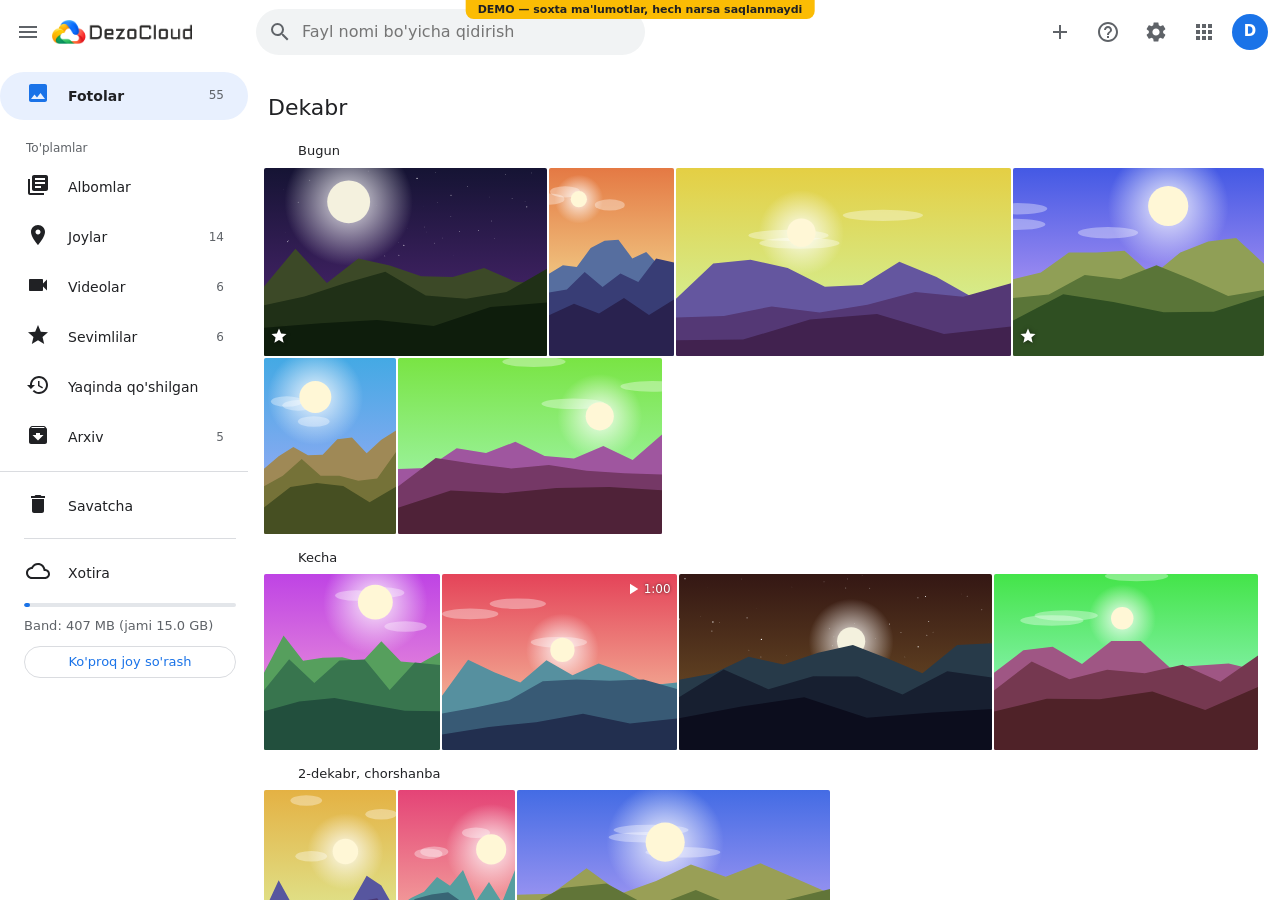
<file: index.html>
<!doctype html>
<html lang="uz">
<head>
<meta charset="utf-8">
<meta name="viewport" content="width=device-width, initial-scale=1, viewport-fit=cover">
<title>DezoCloud</title>
<meta name="robots" content="noindex">
<link rel="icon" type="image/png" sizes="256x256" href="./favicon.png">
<link rel="icon" type="image/png" sizes="32x32" href="./favicon-32.png">
<link rel="apple-touch-icon" href="./apple-touch-icon.png">

<meta name="theme-color" content="#202124" media="(prefers-color-scheme: dark)">
<meta name="theme-color" content="#ffffff" media="(prefers-color-scheme: light)">
<meta name="mobile-web-app-capable" content="yes">
<meta name="apple-mobile-web-app-capable" content="yes">
<meta name="apple-mobile-web-app-title" content="DezoCloud">
<link rel="stylesheet" href="./css/app.css">
<script>try{var t=localStorage.getItem('dc-theme');if(t==='dark'||t==='light')document.documentElement.dataset.theme=t}catch(e){}</script>
</head>
<body>
<div id="offbar" role="status">Internet yo'q: oxirgi saqlangan ma'lumotlar ko'rsatilmoqda</div>
<div class="app" id="app">
  <header class="top" id="top">
    <div class="brand">
      <button class="icon-btn" id="menu-btn" aria-label="Menyu"></button>
      <img class="logo-img on-light" src="./logo-light.png" alt="DezoCloud" style="height:24px"><img class="logo-img on-dark" src="./logo-dark.png" alt="" aria-hidden="true" style="height:24px">
    </div>
    <div class="search">
      <button class="icon-btn" id="search-back" aria-label="Qidiruvni yopish" data-icon="search"></button>
      <input id="search" type="search" placeholder="Fayl nomi bo'yicha qidirish" autocomplete="off">
      <button class="icon-btn" id="search-clear" aria-label="Tozalash" hidden data-icon="close"></button>
    </div>
    <div class="spacer"></div>
    <button class="icon-btn only-wide" id="plus-btn" aria-label="Yaratish va yuklash" title="Yuklash" data-icon="add"></button>
    <button class="icon-btn only-wide" id="help-btn" aria-label="Yordam" title="Yordam" data-icon="help"></button>
    <button class="icon-btn only-wide" id="gear-btn" aria-label="Sozlamalar" title="Sozlamalar" data-icon="settings"></button>
    <button class="icon-btn only-wide" id="apps-btn" aria-label="Bo'limlar" title="Bo'limlar" data-icon="apps"></button>
    <button class="icon-btn only-narrow" id="upload-icon" aria-label="Yuklash" data-icon="add"></button>
    <button class="avatar" id="avatar" aria-label="Hisob">?</button>
  </header>

  <aside class="side" id="side">
    <div class="side-brand"><img class="logo-img on-light" src="./logo-light.png" alt="DezoCloud" style="height:26px"><img class="logo-img on-dark" src="./logo-dark.png" alt="" aria-hidden="true" style="height:26px"></div>
    <nav class="nav" id="nav">
      <button data-view="photos"><span data-icon="photo"></span>Fotolar<span class="count" id="c-photos"></span></button>
      <div class="navlabel">To'plamlar</div>
      <button data-view="albums"><span data-icon="album"></span>Albomlar</button>
      <button data-view="places"><span data-icon="place"></span>Joylar<span class="count" id="c-places"></span></button>
      <button data-view="videos"><span data-icon="video"></span>Videolar<span class="count" id="c-videos"></span></button>
      <button data-view="favorites"><span data-icon="star"></span>Sevimlilar<span class="count" id="c-fav"></span></button>
      <button data-view="recent"><span data-icon="recent"></span>Yaqinda qo'shilgan</button>
      <button data-view="archive"><span data-icon="archive"></span>Arxiv<span class="count" id="c-arch"></span></button>
      <hr>
      <button data-view="trash"><span data-icon="delete"></span>Savatcha<span class="count" id="c-trash"></span></button>
    </nav>
    <div class="meter" id="meter" hidden role="button" tabindex="0" title="Xotirani boshqarish">
      <div class="mtitle"><span data-icon="cloud"></span>Xotira</div>
      <div class="bar"><i id="meter-fill"></i></div>
      <div id="meter-text"></div>
      <button class="btn sm" id="more-space" type="button">Ko'proq joy so'rash</button>
    </div>
  </aside>
  <div class="scrim" id="scrim" hidden></div>

  <main class="main" id="main"></main>
</div>

<div class="selbar" id="selbar" hidden></div>
<button class="fab" id="fab" aria-label="Yuklash" data-icon="upload"></button>
<nav class="tabbar" id="tabbar">
  <div class="tabs-pill">
    <button data-view="photos"><span data-icon="photo"></span><b>Fotolar</b></button>
    <button data-view="collections"><span data-icon="album"></span><b>To'plamlar</b></button>
    <button data-view="upload"><span data-icon="upload"></span><b>Yuklash</b></button>
  </div>
  <button class="tab-search" data-view="search" aria-label="Qidiruv"><span data-icon="search"></span></button>
</nav>
<input type="file" id="file" accept="image/*,video/*,.heic,.heif,.mkv,.mts,.m2ts" multiple hidden>
<div id="overlay-root"></div>

<script src="./js/mock.js"></script>
<script src="./js/app.js" type="module"></script>
</body>
</html>
</file>
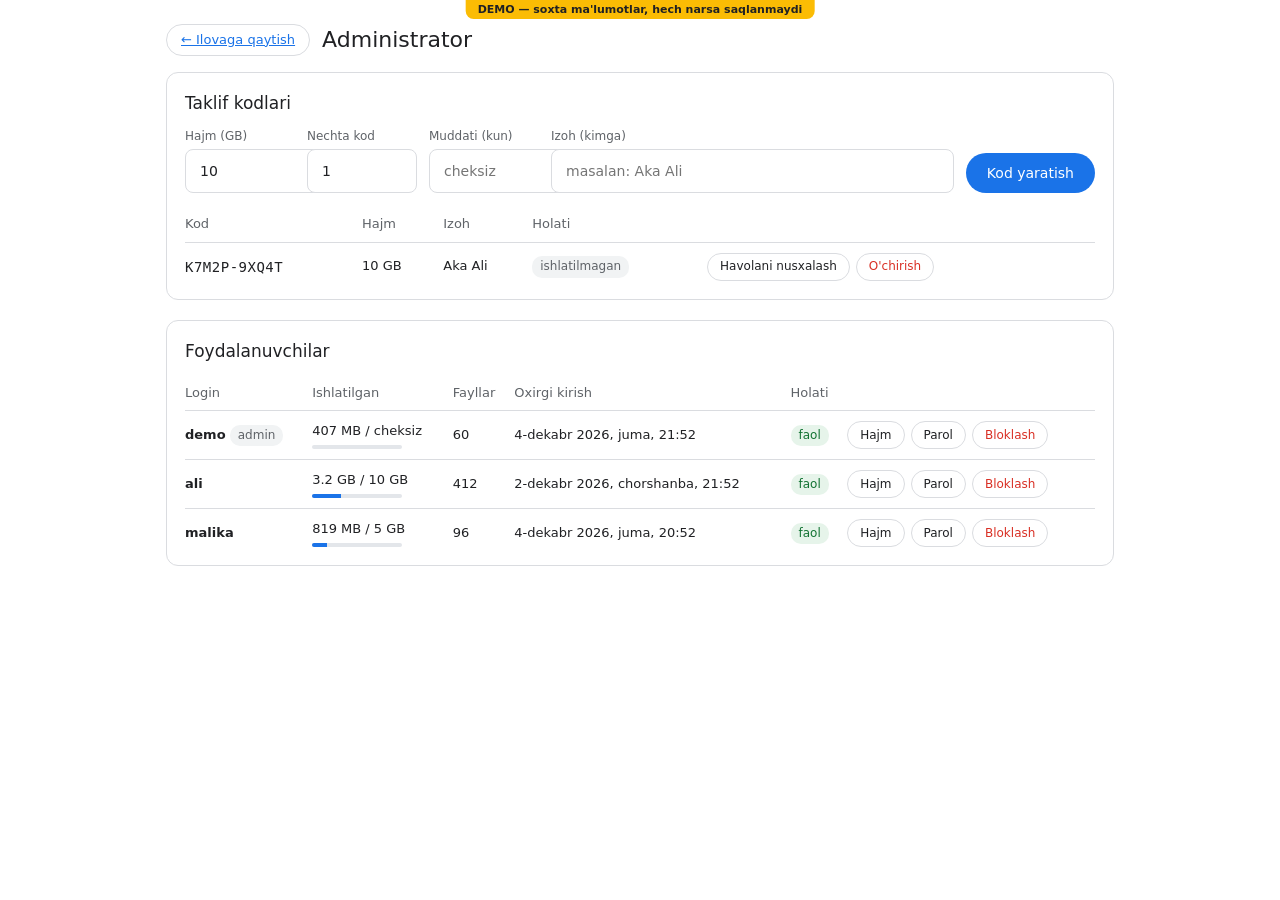
<file: admin.html>
<!doctype html>
<html lang="uz">
<head>
<meta charset="utf-8">
<meta name="viewport" content="width=device-width, initial-scale=1, viewport-fit=cover">
<title>DezoCloud — Administrator</title>
<meta name="robots" content="noindex">
<link rel="icon" type="image/png" sizes="256x256" href="./favicon.png">
<link rel="icon" type="image/png" sizes="32x32" href="./favicon-32.png">
<link rel="apple-touch-icon" href="./apple-touch-icon.png">
<link rel="stylesheet" href="./css/app.css">
<script src="./js/mock.js"></script>
<style>
  body { overflow-y: auto; }
  .wrap { max-width: 980px; margin: 0 auto; padding: 16px 16px 80px; }
  .bar { display: flex; align-items: center; gap: 12px; padding: 8px 0 16px; }
  .bar h1 { margin: 0; font-size: 22px; font-weight: 400; flex: 1; }
  section { background: var(--bg); border: 1px solid var(--line); border-radius: 12px; padding: 18px 18px 8px; margin-bottom: 20px; }
  section h2 { margin: 0 0 12px; font-size: 17px; font-weight: 500; }
  .row { display: flex; gap: 12px; flex-wrap: wrap; align-items: flex-end; margin-bottom: 14px; }
  .row .field { min-width: 120px; flex: 1; }
  .row .field.sm { flex: 0 0 110px; min-width: 90px; }
  table { width: 100%; border-collapse: collapse; font-size: 13px; }
  th { text-align: left; color: var(--muted); font-weight: 500; padding: 8px 10px 8px 0; border-bottom: 1px solid var(--line); white-space: nowrap; }
  td { padding: 10px 10px 10px 0; border-bottom: 1px solid var(--line); vertical-align: middle; }
  tr:last-child td { border-bottom: 0; }
  .tablewrap { overflow-x: auto; margin: 0 -4px; padding: 0 4px; }
  .code { font-family: ui-monospace, Consolas, monospace; font-size: 14px; letter-spacing: .5px; }
  .tag { display: inline-block; padding: 2px 8px; border-radius: 10px; background: var(--bg-2); font-size: 12px; color: var(--muted); }
  .tag.ok { background: #e6f4ea; color: #137333; } .tag.bad { background: #fce8e6; color: var(--danger); }
  @media (prefers-color-scheme: dark) { :root:not([data-theme="light"]) .tag.ok { background: #1e3a2a; color: #81c995; } :root:not([data-theme="light"]) .tag.bad { background: #4a2523; } }
  .pill-actions { display: flex; gap: 6px; flex-wrap: wrap; }
  .newcodes { display: grid; gap: 6px; margin: 0 0 14px; padding: 12px 14px; background: var(--accent-bg); border-radius: 8px; }
  .newcodes div { display: flex; align-items: center; gap: 10px; flex-wrap: wrap; }
  .mini { height: 28px; padding: 0 12px; font-size: 12px; }
  .bar-usage { width: 90px; height: 4px; border-radius: 2px; background: var(--bg-3); overflow: hidden; margin-top: 4px; }
  .bar-usage i { display: block; height: 100%; background: var(--accent); }
</style>
</head>
<body>
<div class="wrap">
  <div class="bar">
    <a href="./" class="btn sm" id="back">← Ilovaga qaytish</a>
    <h1>Administrator</h1>
  </div>

  <section>
    <h2>Taklif kodlari</h2>
    <div class="row">
      <label class="field sm"><span>Hajm (GB)</span><input id="inv-gb" type="number" min="0" step="0.5" value="10"></label>
      <label class="field sm"><span>Nechta kod</span><input id="inv-count" type="number" min="1" max="20" value="1"></label>
      <label class="field sm"><span>Muddati (kun)</span><input id="inv-days" type="number" min="0" placeholder="cheksiz"></label>
      <label class="field"><span>Izoh (kimga)</span><input id="inv-note" maxlength="120" placeholder="masalan: Aka Ali"></label>
      <button class="btn primary" id="inv-make">Kod yaratish</button>
    </div>
    <div class="newcodes" id="newcodes" hidden></div>
    <div class="tablewrap"><table>
      <thead><tr><th>Kod</th><th>Hajm</th><th>Izoh</th><th>Holati</th><th></th></tr></thead>
      <tbody id="invites"></tbody>
    </table></div>
  </section>

  <section>
    <h2>Foydalanuvchilar</h2>
    <div class="tablewrap"><table>
      <thead><tr><th>Login</th><th>Ishlatilgan</th><th>Fayllar</th><th>Oxirgi kirish</th><th>Holati</th><th></th></tr></thead>
      <tbody id="users"></tbody>
    </table></div>
  </section>
</div>
<div id="overlay-root"></div>

<script type="module">
import { api, bytes, esc, toast, copyText, fullDate, promptText, modal, $, hydrateIcons } from './js/util.js';

const GB = 1024 ** 3;
const gb = (n) => (n == null ? 'cheksiz' : `${+(n / GB).toFixed(2)} GB`);

async function loadInvites() {
  const { items } = await api('/api/admin/invites');
  $('#invites').innerHTML = items.length ? items.map((i) => {
    const expired = i.expires_at && i.expires_at < Date.now();
    const status = i.used_by ? `<span class="tag ok">ishlatilgan: ${esc(i.used_by_name || '—')}</span>`
      : expired ? '<span class="tag bad">muddati o\'tgan</span>' : '<span class="tag">ishlatilmagan</span>';
    return `<tr>
      <td class="code">${esc(i.code)}</td>
      <td>${gb(i.quota_bytes)}</td>
      <td>${esc(i.note || '')}</td>
      <td>${status}</td>
      <td>${i.used_by ? '' : `<div class="pill-actions">
        <button class="btn mini" data-copy="${esc(i.code)}">Havolani nusxalash</button>
        <button class="btn mini danger" data-del="${esc(i.code)}">O'chirish</button></div>`}</td></tr>`;
  }).join('') : '<tr><td colspan="5" style="color:var(--muted)">Hozircha kod yo\'q</td></tr>';
}

async function loadUsers() {
  const { items } = await api('/api/admin/users');
  $('#users').innerHTML = items.map((u) => {
    const pct = u.quota_bytes ? Math.min(100, (u.used / u.quota_bytes) * 100) : 0;
    return `<tr>
      <td><b>${esc(u.username)}</b> ${u.role === 'admin' ? '<span class="tag">admin</span>' : ''}</td>
      <td>${bytes(u.used)} / ${gb(u.quota_bytes)}<div class="bar-usage"><i style="width:${pct}%"></i></div></td>
      <td>${u.files}</td>
      <td>${u.last_login_at ? fullDate(u.last_login_at) : '—'}</td>
      <td>${u.disabled ? '<span class="tag bad">bloklangan</span>' : '<span class="tag ok">faol</span>'}</td>
      <td><div class="pill-actions">
        <button class="btn mini" data-quota="${u.id}" data-cur="${u.quota_bytes == null ? '' : +(u.quota_bytes / GB).toFixed(2)}">Hajm</button>
        <button class="btn mini" data-pw="${u.id}" data-name="${esc(u.username)}">Parol</button>
        <button class="btn mini ${u.disabled ? '' : 'danger'}" data-block="${u.id}" data-state="${u.disabled ? 0 : 1}">${u.disabled ? 'Blokdan chiqarish' : 'Bloklash'}</button>
      </div></td></tr>`;
  }).join('');
}

const inviteLink = (code) => `${location.origin}/login?kod=${encodeURIComponent(code)}`;

$('#inv-make').onclick = async () => {
  try {
    const gbv = $('#inv-gb').value;
    const { codes } = await api('/api/admin/invites', { method: 'POST', body: {
      quotaGB: gbv === '' ? null : Number(gbv), count: Number($('#inv-count').value) || 1,
      days: Number($('#inv-days').value) || 0, note: $('#inv-note').value,
    } });
    const box = $('#newcodes');
    box.hidden = false;
    box.innerHTML = `<b>Yangi kodlar (havolani yuboring):</b>` + codes.map((c) =>
      `<div><span class="code">${esc(c)}</span><button class="btn mini" data-copy="${esc(c)}">Havolani nusxalash</button></div>`).join('');
    $('#inv-note').value = '';
    loadInvites();
  } catch (e) { toast(e.message); }
};

document.addEventListener('click', async (e) => {
  const t = e.target.closest('button'); if (!t) return;
  try {
    if (t.dataset.copy) toast((await copyText(inviteLink(t.dataset.copy))) ? 'Havola nusxalandi' : 'Nusxalab bo\'lmadi');
    else if (t.dataset.del) { await api(`/api/admin/invites/${encodeURIComponent(t.dataset.del)}`, { method: 'DELETE' }); loadInvites(); }
    else if (t.dataset.block) {
      await api(`/api/admin/users/${t.dataset.block}`, { method: 'PATCH', body: { disabled: t.dataset.state === '1' } });
      loadUsers();
    } else if (t.dataset.quota) {
      const v = await promptText({ title: 'Hajm limiti (GB)', label: "Bo'sh qoldirsangiz cheksiz", value: t.dataset.cur, max: 8 });
      if (v === null) return;   // bekor qilindi (bo'sh qiymat = cheksiz)
      await api(`/api/admin/users/${t.dataset.quota}`, { method: 'PATCH', body: { quotaGB: v === '' ? null : Number(v) } });
      loadUsers(); toast('Hajm yangilandi');
    } else if (t.dataset.pw) {
      const v = await promptText({ title: `${t.dataset.name} uchun yangi parol`, label: 'Kamida 8 ta belgi', max: 200, ok: "O'zgartirish" });
      if (!v) return;
      await api(`/api/admin/users/${t.dataset.pw}/password`, { method: 'POST', body: { password: v } });
      toast("Parol o'zgartirildi, foydalanuvchi qayta kiradi");
    }
  } catch (err) { toast(err.message); }
});

hydrateIcons();
loadInvites(); loadUsers();
</script>
</body>
</html>
</file>
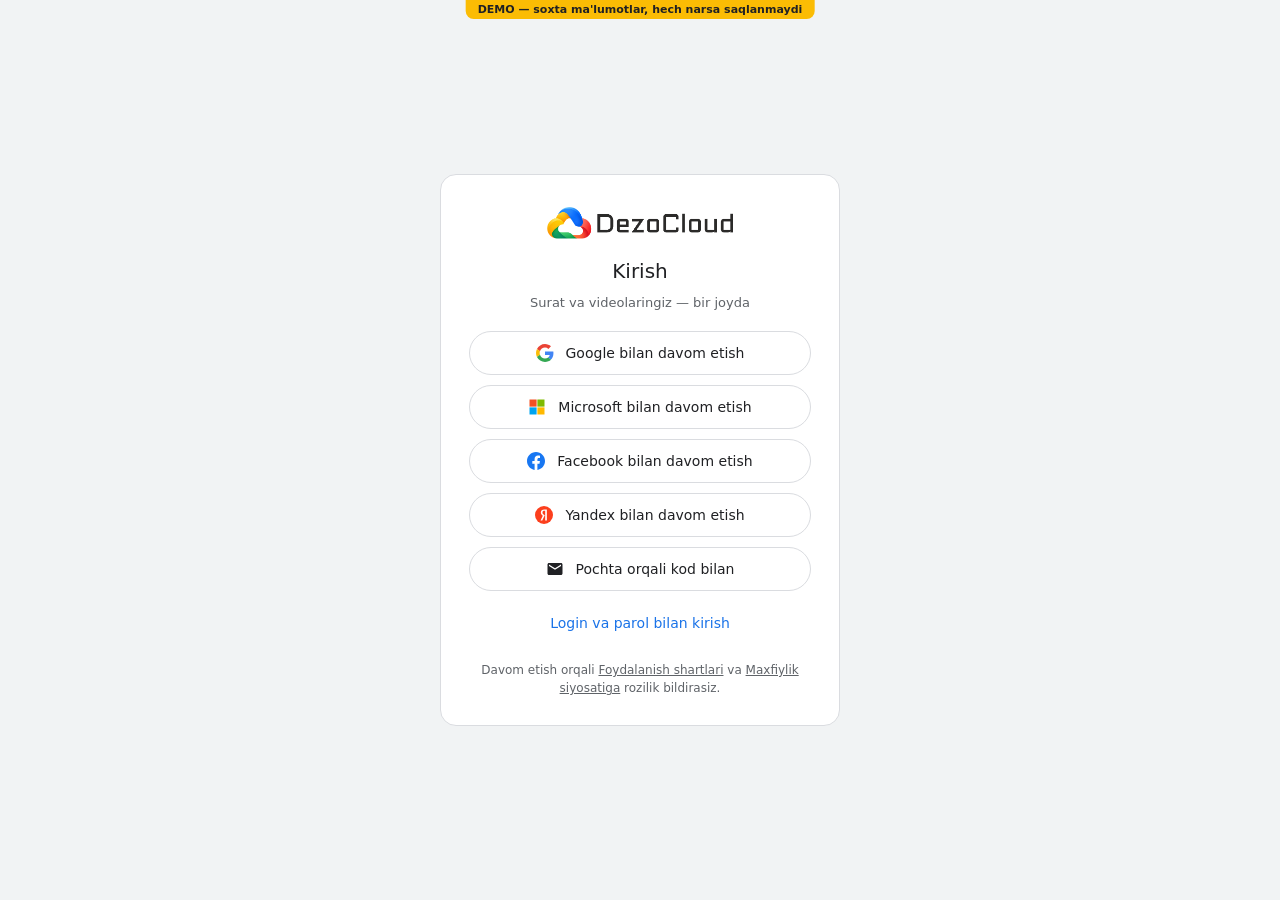
<file: login.html>
<!doctype html>
<html lang="uz">
<head>
<meta charset="utf-8">
<meta name="viewport" content="width=device-width, initial-scale=1, viewport-fit=cover">
<title>DezoCloud — Kirish</title>
<meta name="robots" content="noindex">
<link rel="icon" type="image/png" sizes="256x256" href="./favicon.png">
<link rel="icon" type="image/png" sizes="32x32" href="./favicon-32.png">
<link rel="apple-touch-icon" href="./apple-touch-icon.png">
<link rel="manifest" href="./manifest.webmanifest">
<meta name="theme-color" content="#202124" media="(prefers-color-scheme: dark)">
<meta name="theme-color" content="#ffffff" media="(prefers-color-scheme: light)">
<meta name="mobile-web-app-capable" content="yes">
<meta name="apple-mobile-web-app-capable" content="yes">
<meta name="apple-mobile-web-app-title" content="DezoCloud">
<link rel="stylesheet" href="./css/app.css">
<script>try{var t=localStorage.getItem('dc-theme');if(t==='dark'||t==='light')document.documentElement.dataset.theme=t}catch(e){}</script>
<style>
  .social { display: grid; gap: 10px; }
  .social .gwrap { display: grid; justify-items: center; }
  .sbtn {
    display: flex; align-items: center; justify-content: center; gap: 12px; width: 100%; height: 44px;
    border: 1px solid var(--line); border-radius: 22px; background: var(--bg); font-weight: 500; font-size: 14px;
  }
  .sbtn:hover { background: var(--bg-2); }
  .sbtn svg { width: 18px; height: 18px; flex: none; }
  .linkbtn { border: 0; background: transparent; color: var(--accent); font-weight: 500; padding: 10px; margin: 2px auto 0; display: block; border-radius: 8px; }
  .linkbtn:hover { background: var(--accent-bg); }
  .codebox { display: grid; gap: 10px; padding: 14px; background: var(--accent-bg); border-radius: 10px; }
  .codebox p { margin: 0; font-size: 13px; }
  .codebox .btn, .emailbox .btn { width: 100%; }
  .emailbox { display: grid; gap: 10px; }
  .emailbox .hint { margin: 0; font-size: 13px; color: var(--muted); }
  .legal { margin: 4px 0 0; font-size: 12px; color: var(--muted); text-align: center; line-height: 1.5; }
  .legal a { color: var(--muted); }
  .otp { letter-spacing: .4em; text-align: center; font-size: 20px; }
</style>
</head>
<body>
<div class="auth-wrap">
  <div class="auth">
    <img class="logo-img on-light" src="./logo-light.png" alt="DezoCloud"><img class="logo-img on-dark" src="./logo-dark.png" alt="" aria-hidden="true">
    <h1 id="title">Kirish</h1>
    <p class="sub" id="sub">Surat va videolaringiz — bir joyda</p>

    <!-- Tezkor kirish usullari: sozlangan bo'lsagina ko'rinadi -->
    <div id="social" class="social" hidden>
      <div class="gwrap"><div id="g-btn" style="width:100%;display:flex;justify-content:center"></div></div>
      <div id="oa-btns" style="display:grid;gap:10px"></div>
      <button type="button" class="sbtn" id="email-btn" hidden>
        <svg viewBox="0 0 24 24" fill="currentColor"><path d="M20 4H4c-1.1 0-2 .9-2 2v12c0 1.1.9 2 2 2h16c1.1 0 2-.9 2-2V6c0-1.1-.9-2-2-2zm0 4-8 5-8-5V6l8 5 8-5v2z"/></svg>
        Pochta orqali kod bilan</button>

      <div class="emailbox" id="emailbox" hidden>
        <label class="field"><span>Pochta manzilingiz</span><input id="em" type="email" autocomplete="email" inputmode="email" autocapitalize="none" spellcheck="false" placeholder="ism@pochta.com"></label>
        <button class="btn primary" id="em-send" type="button">Kod yuborish</button>
        <div id="em-step2" hidden style="display:grid;gap:10px">
          <p class="hint" id="em-hint"></p>
          <label class="field"><span>Pochtaga kelgan 6 xonali kod</span><input id="otp" class="otp" inputmode="numeric" autocomplete="one-time-code" maxlength="6" placeholder="······"></label>
          <button class="btn primary" id="em-verify" type="button">Kirish</button>
        </div>
      </div>

      <div class="codebox" id="codebox" hidden>
        <p><b>Birinchi marta kiryapsiz.</b> Administrator bergan taklif kodini kiriting:</p>
        <label class="field"><span>Taklif kodi</span><input id="gcode" autocomplete="off" autocapitalize="characters" spellcheck="false" placeholder="XXXXX-XXXXX"></label>
        <button class="btn primary" id="gcode-go" type="button">Davom etish</button>
      </div>
      <button type="button" class="linkbtn" id="show-form">Login va parol bilan kirish</button>
    </div>

    <form id="form" autocomplete="on" style="display:grid;gap:14px">
      <div class="tabs" id="tabs" hidden>
        <button type="button" data-mode="login" class="on">Kirish</button>
        <button type="button" data-mode="register">Ro'yxatdan o'tish</button>
      </div>

      <label class="field" id="f-code" hidden>
        <span>Taklif kodi</span>
        <input id="code" autocomplete="off" autocapitalize="characters" spellcheck="false" placeholder="XXXXX-XXXXX">
        <small>Kodni sizga DezoCloud administratori bergan.</small>
      </label>
      <label class="field">
        <span>Login</span>
        <input id="username" autocomplete="username" autocapitalize="none" spellcheck="false" required minlength="3" maxlength="32">
      </label>
      <label class="field">
        <span>Parol</span>
        <input id="password" type="password" autocomplete="current-password" required>
        <small id="pwhint" hidden>Kamida 8 ta belgi.</small>
      </label>

      <div class="msg" id="msg" role="alert"></div>
      <button class="btn primary" id="go" type="submit">Kirish</button>
    </form>
    <p class="legal">Davom etish orqali <a href="./terms.html">Foydalanish shartlari</a> va <a href="./privacy.html">Maxfiylik siyosatiga</a> rozilik bildirasiz.</p>
  </div>
</div>

<script src="./js/mock.js"></script>
<script>
(() => {
  try { caches.keys().then((ks) => ks.filter((k) => k.startsWith('dc-api') || k.startsWith('dc-thumbs') || k === 'dc-offline').forEach((k) => caches.delete(k))); } catch (e) {}
  const $ = (s) => document.querySelector(s);
  let mode = 'login';
  let regMode = 'invite';
  let googleCredential = null;   // kod kerak bo'lib qolsa, tokenni saqlab turamiz
  let pending = null;            // taklif kodi kutilayotgan usul: 'google' | 'email' | provayder nomi
  let demoMode = false;
  // Ilova rejimi: ?app=1 — brauzerda kirib, ilovaga qaytamiz; DezoCloudApp — ilova ichidagi WebView
  const APP_MODE = new URLSearchParams(location.search).get('app') === '1';
  const IN_APP = /DezoCloudApp/.test(navigator.userAgent) && !!window.DezoApp;
  const goHome = () => { location.href = './'; };

  const ICONS = {
    yandex: '<svg viewBox="0 0 24 24"><circle cx="12" cy="12" r="12" fill="#FC3F1D"/><path fill="#fff" d="M13.6 19.2h2.2V4.8h-3.2c-3.2 0-4.8 1.6-4.8 4 0 1.9.9 3.1 2.6 4.2l-3 6.2h2.3l3.3-6.8-1.1-.7c-1.3-.9-1.9-1.6-1.9-3 0-1.4.9-2.3 2.6-2.3h1v12.8z"/></svg>',
    microsoft: '<svg viewBox="0 0 24 24"><path fill="#F25022" d="M2 2h9.5v9.5H2z"/><path fill="#7FBA00" d="M12.5 2H22v9.5h-9.5z"/><path fill="#00A4EF" d="M2 12.5h9.5V22H2z"/><path fill="#FFB900" d="M12.5 12.5H22V22h-9.5z"/></svg>',
    facebook: '<svg viewBox="0 0 24 24"><path fill="#1877F2" d="M24 12.073c0-6.627-5.373-12-12-12s-12 5.373-12 12c0 5.99 4.388 10.954 10.125 11.854v-8.385H7.078v-3.47h3.047V9.43c0-3.007 1.792-4.669 4.533-4.669 1.312 0 2.686.235 2.686.235v2.953H15.83c-1.491 0-1.956.925-1.956 1.874v2.25h3.328l-.532 3.47h-2.796v8.385C19.612 23.027 24 18.062 24 12.073z"/></svg>',
  };
  const NAMES = { yandex: 'Yandex', microsoft: 'Microsoft', facebook: 'Facebook' };

  const apply = () => {
    const reg = mode === 'register';
    $('#title').textContent = reg ? "Ro'yxatdan o'tish" : 'Kirish';
    $('#go').textContent = reg ? "Ro'yxatdan o'tish" : 'Kirish';
    $('#f-code').hidden = !reg;
    $('#pwhint').hidden = !reg;
    $('#password').autocomplete = reg ? 'new-password' : 'current-password';
    $('#msg').textContent = '';
    document.querySelectorAll('#tabs button').forEach((b) => b.classList.toggle('on', b.dataset.mode === mode));
  };

  const esc = (s) => String(s).replace(/[&<>"']/g, (c) => ({ '&': '&amp;', '<': '&lt;', '>': '&gt;', '"': '&quot;', "'": '&#39;' }[c]));
  const showCodebox = (html) => { $('#codebox').hidden = false; if (html) $('#codebox p').innerHTML = html; $('#gcode').focus(); };
  const inviteCode = () => $('#gcode').value || $('#code').value;
  const post = (url, body) => fetch(url, { method: 'POST', headers: { 'Content-Type': 'application/json' }, body: JSON.stringify(body) })
    .then(async (r) => ({ r, j: await r.json().catch(() => ({})) }));

  // Login-parol formasi: tezkor usullar bor bo'lsa yashirin, havola bilan ochiladi
  const tuckForm = () => { if (!$('#form').dataset.opened) $('#form').hidden = true; };
  const openForm = () => { $('#form').dataset.opened = '1'; $('#form').hidden = false; $('#show-form').hidden = true; };
  $('#show-form').onclick = () => { openForm(); $('#username').focus(); };

  // ── Google ─────────────────────────────────────────────────────
  async function googleLogin(credential, code) {
    $('#msg').textContent = '';
    const { r, j } = await post('/api/auth/google', { credential, code });
    if (r.ok) { goHome(); return; }
    if (j.needCode) {
      googleCredential = credential; pending = 'google';
      showCodebox(j.email ? `<b>${esc(j.email)}</b> bilan kirdingiz, bu pochta hali ro'yxatdan o'tmagan. Administrator bergan taklif kodini kiriting. Boshqa Google hisobi kerak bo'lsa, sahifani yangilab, tugmada shu hisobni tanlang:` : null);
      $('#msg').textContent = r.status === 428 ? '' : j.error;
      return;
    }
    $('#msg').textContent = j.error || `Xato ${r.status}`;
  }

  // Ilova (Android) hisob tanlangandan keyin tokenni shu yerga uzatadi
  window.onNativeGoogle = (token) => googleLogin(token);

  function setupGoogle(clientId) {
    $('#social').hidden = false;
    if (IN_APP) {   // Google WebView'da ishlamaydi: tizim brauzerida kirib, ilovaga qaytamiz
      $('#g-btn').innerHTML = `<button type="button" class="sbtn" id="g-app">
        <svg viewBox="0 0 48 48"><path fill="#EA4335" d="M24 9.5c3.5 0 6.6 1.2 9.1 3.6l6.8-6.8C35.8 2.4 30.3 0 24 0 14.6 0 6.5 5.4 2.6 13.2l7.9 6.1C12.4 13.6 17.7 9.5 24 9.5z"/><path fill="#4285F4" d="M46.5 24.5c0-1.6-.1-3.1-.4-4.5H24v9h12.7c-.6 3-2.3 5.5-4.8 7.2l7.6 5.9c4.4-4.1 7-10.1 7-17.6z"/><path fill="#FBBC05" d="M10.5 28.7c-.5-1.5-.8-3-.8-4.7s.3-3.2.8-4.7l-7.9-6.1C.9 16.4 0 20.1 0 24s.9 7.6 2.6 10.8l7.9-6.1z"/><path fill="#34A853" d="M24 48c6.5 0 11.9-2.1 15.9-5.8l-7.6-5.9c-2.1 1.4-4.9 2.3-8.3 2.3-6.3 0-11.6-4.1-13.5-9.8l-7.9 6.1C6.5 42.6 14.6 48 24 48z"/></svg>
        Google bilan davom etish</button>`;
      $('#g-app').onclick = () => window.DezoApp.googleLogin();
      return;
    }
    if (clientId === 'demo') {            // namoyish: haqiqiy Google yo'q, tugma nusxasi
      demoMode = true;
      $('#g-btn').innerHTML = `<button type="button" class="sbtn" id="g-fake">
        <svg viewBox="0 0 48 48"><path fill="#EA4335" d="M24 9.5c3.5 0 6.6 1.2 9.1 3.6l6.8-6.8C35.8 2.4 30.3 0 24 0 14.6 0 6.5 5.4 2.6 13.2l7.9 6.1C12.4 13.6 17.7 9.5 24 9.5z"/><path fill="#4285F4" d="M46.5 24.5c0-1.6-.1-3.1-.4-4.5H24v9h12.7c-.6 3-2.3 5.5-4.8 7.2l7.6 5.9c4.4-4.1 7-10.1 7-17.6z"/><path fill="#FBBC05" d="M10.5 28.7c-.5-1.5-.8-3-.8-4.7s.3-3.2.8-4.700l-7.9-6.1C.9 16.4 0 20.1 0 24s.9 7.6 2.6 10.8l7.9-6.1z"/><path fill="#34A853" d="M24 48c6.5 0 11.9-2.1 15.9-5.8l-7.6-5.9c-2.1 1.4-4.9 2.3-8.3 2.3-6.3 0-11.6-4.1-13.5-9.8l-7.9 6.1C6.5 42.6 14.6 48 24 48z"/></svg>
        Google bilan davom etish</button>`;
      $('#g-fake').onclick = () => { location.href = './'; };
      return;
    }
    const s = document.createElement('script');
    s.src = 'https://accounts.google.com/gsi/client';
    s.async = true;
    s.onload = () => {
      google.accounts.id.initialize({ client_id: clientId, callback: (resp) => googleLogin(resp.credential) });
      google.accounts.id.renderButton($('#g-btn'), { theme: 'outline', size: 'large', shape: 'pill', text: 'continue_with', width: 320 });
    };
    s.onerror = () => { $('#g-btn').hidden = true; };   // Google yetib bo'lmasa (bloklangan) boshqa usullar qoladi
    document.head.appendChild(s);
  }

  // ── OAuth provayderlar (Yandex, Microsoft, Facebook) ───────────
  function setupProviders(list) {
    if (!list?.length) return;
    $('#social').hidden = false;
    $('#oa-btns').innerHTML = list.filter((p) => NAMES[p]).map((p) =>
      `<button type="button" class="sbtn" data-p="${p}">${ICONS[p]}${NAMES[p]} bilan davom etish</button>`).join('');
    $('#oa-btns').onclick = (e) => {
      const b = e.target.closest('[data-p]');
      if (!b) return;
      pending = b.dataset.p;
      location.href = demoMode ? './' : `/api/auth/${b.dataset.p}/start?code=${encodeURIComponent(inviteCode())}`;
    };
  }

  // Provayderdan qaytganda (/login?oa=...) xabar
  function showOAuthResult(why) {
    const text = {
      needcode: 'Birinchi marta kiryapsiz. Taklif kodini kiriting va tugmani yana bosing.',
      badcode: "Taklif kodi noto'g'ri yoki ishlatilgan. Kodni tekshirib, qayta urinib ko'ring.",
      denied: 'Kirishga ruxsat berilmadi.',
      blocked: 'Hisob bloklangan.',
      error: "Bu usul bilan kirib bo'lmadi. Qaytadan urinib ko'ring.",
    }[why];
    if (!text) return;
    if (why === 'needcode' || why === 'badcode') showCodebox(text);
    else $('#msg').textContent = text;
  }

  // ── Pochta orqali kod ──────────────────────────────────────────
  function setupEmail() {
    $('#social').hidden = false;
    $('#email-btn').hidden = false;
    $('#email-btn').onclick = () => { $('#emailbox').hidden = !$('#emailbox').hidden; if (!$('#emailbox').hidden) $('#em').focus(); };
  }
  async function emailSend() {
    $('#msg').textContent = '';
    if (demoMode) { $('#em-step2').hidden = false; $('#em-hint').textContent = 'Namoyish: kod yuborilmaydi. Istalgan 6 raqamni kiriting.'; return; }
    const btn = $('#em-send'); btn.disabled = true;
    try {
      const { r, j } = await post('/api/auth/email/start', { email: $('#em').value, code: inviteCode() });
      if (r.ok) {
        $('#em-step2').hidden = false;
        $('#em-hint').textContent = `${$('#em').value.trim()} manziliga kod yuborildi (10 daqiqa amal qiladi). Xat kelmasa, «Spam» papkasini ham tekshiring.`;
        $('#otp').focus();
      } else if (j.needCode) { pending = 'email'; showCodebox(); $('#msg').textContent = r.status === 428 ? '' : j.error; }
      else $('#msg').textContent = j.error || `Xato ${r.status}`;
    } finally { btn.disabled = false; }
  }
  async function emailVerify() {
    $('#msg').textContent = '';
    if (demoMode) { location.href = './'; return; }
    const btn = $('#em-verify'); btn.disabled = true;
    try {
      const { r, j } = await post('/api/auth/email/verify', { email: $('#em').value, otp: $('#otp').value, code: inviteCode() });
      if (r.ok) { goHome(); return; }
      if (/taklif/i.test(j.error || '')) showCodebox();
      $('#msg').textContent = j.error || `Xato ${r.status}`;
    } finally { btn.disabled = false; }
  }
  $('#em-send').onclick = emailSend;
  $('#em-verify').onclick = emailVerify;
  $('#otp').addEventListener('keydown', (e) => { if (e.key === 'Enter') emailVerify(); });
  $('#em').addEventListener('keydown', (e) => { if (e.key === 'Enter') emailSend(); });

  // Taklif kodi tugmasi: kutilayotgan usulga qarab davom etadi
  $('#gcode-go').onclick = () => {
    if (pending === 'google' && googleCredential) return googleLogin(googleCredential, $('#gcode').value);
    if (pending === 'email') return emailSend();
    if (pending && NAMES[pending]) { location.href = `/api/auth/${pending}/start?code=${encodeURIComponent($('#gcode').value)}`; return; }
    $('#msg').textContent = "Avval kirish usulini tanlang (Google, pochta...), keyin kodni kiriting.";
  };
  $('#gcode').addEventListener('keydown', (e) => { if (e.key === 'Enter') { e.preventDefault(); $('#gcode-go').click(); } });

  fetch('/api/config').then((r) => r.json()).then((c) => {
    regMode = c.registration;
    $('#tabs').hidden = false;
    if (regMode === 'open') $('#code').placeholder = '(ixtiyoriy)';
    if (c.googleClientId) setupGoogle(c.googleClientId);
    setupProviders(c.providers);
    if (c.emailLogin) setupEmail();
    if (!$('#social').hidden) tuckForm();
    showOAuthResult(new URLSearchParams(location.search).get('oa'));
    // /login?kod=XXXXX-XXXXX havolasi bilan kelganda kod maydonlari to'ldiriladi va ro'yxatdan o'tish oynasi ochiladi
    const kod = new URLSearchParams(location.search).get('kod');
    if (kod) { $('#code').value = kod; $('#gcode').value = kod; mode = 'register'; openForm(); }
    apply();
  }).catch(() => {});

  $('#tabs').addEventListener('click', (e) => {
    const b = e.target.closest('button[data-mode]');
    if (b) { mode = b.dataset.mode; apply(); (mode === 'register' ? $('#code') : $('#username')).focus(); }
  });

  $('#form').addEventListener('submit', async (e) => {
    e.preventDefault();
    const btn = $('#go');
    btn.disabled = true;
    $('#msg').textContent = '';
    try {
      const body = { username: $('#username').value.trim(), password: $('#password').value };
      if (mode === 'register') body.code = $('#code').value;
      const { r, j } = await post(mode === 'register' ? '/api/register' : '/api/login', body);
      if (!r.ok) throw new Error(j.error || `Xato ${r.status}`);
      goHome();
    } catch (err) {
      $('#msg').textContent = err.message;
      btn.disabled = false;
    }
  });
})();
</script>
</body>
</html>
</file>
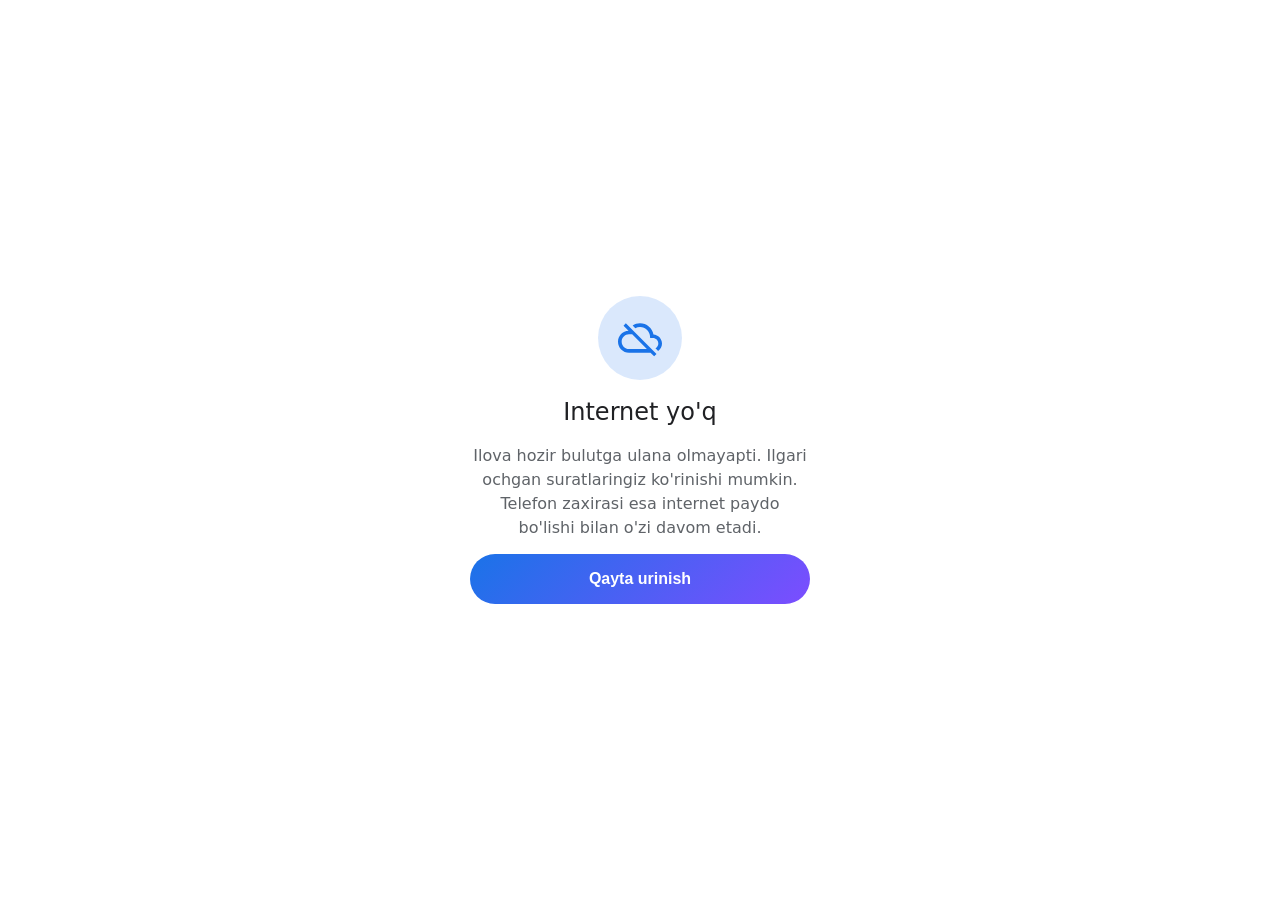
<file: offline.html>
<!doctype html>
<html lang="uz">
<head>
<meta charset="utf-8">
<meta name="viewport" content="width=device-width, initial-scale=1, viewport-fit=cover">
<title>DezoCloud — Internet yo'q</title>
<style>
  :root { color-scheme: light dark; --bg: #fff; --fg: #202124; --muted: #5f6368; --acc: #1a73e8; }
  @media (prefers-color-scheme: dark) { :root { --bg: #202124; --fg: #e8eaed; --muted: #9aa0a6; --acc: #8ab4f8; } }
  body { margin: 0; min-height: 100vh; display: grid; place-items: center; background: var(--bg); color: var(--fg); font: 16px/1.5 system-ui, -apple-system, "Segoe UI", Roboto, sans-serif; text-align: center; padding: 24px; box-sizing: border-box; }
  .box { max-width: 340px; display: grid; gap: 14px; justify-items: center; }
  .ic { width: 84px; height: 84px; border-radius: 50%; display: grid; place-items: center; background: color-mix(in srgb, var(--acc) 16%, transparent); color: var(--acc); }
  .ic svg { width: 44px; height: 44px; fill: currentColor; }
  h1 { margin: 0; font-size: 24px; font-weight: 500; }
  p { margin: 0; color: var(--muted); }
  button { border: 0; border-radius: 26px; height: 50px; padding: 0 28px; font-size: 16px; font-weight: 600; color: #fff; background: linear-gradient(135deg, #1a73e8, #7c4dff); width: 100%; }
  button.alt { background: transparent; color: var(--acc); box-shadow: inset 0 0 0 2px var(--acc); }
</style>
</head>
<body>
<div class="box">
  <div class="ic"><svg viewBox="0 0 24 24"><path d="M19.35 10.04C18.67 6.59 15.64 4 12 4c-1.48 0-2.85.43-4.01 1.17l1.46 1.46C10.21 6.23 11.08 6 12 6c3.04 0 5.5 2.46 5.5 5.5v.5H19c1.66 0 3 1.34 3 3 0 1.13-.64 2.11-1.56 2.62l1.45 1.45C23.16 18.16 24 16.68 24 15c0-2.64-2.05-4.78-4.65-4.96zM3 5.27l2.75 2.74C2.56 8.15 0 10.77 0 14c0 3.31 2.69 6 6 6h11.73l2 2L21 20.73 4.27 4 3 5.27zM7.73 10l8 8H6c-2.21 0-4-1.79-4-4s1.79-4 4-4h1.73z"/></svg></div>
  <h1>Internet yo'q</h1>
  <p>Ilova hozir bulutga ulana olmayapti. Ilgari ochgan suratlaringiz ko'rinishi mumkin. Telefon zaxirasi esa internet paydo bo'lishi bilan o'zi davom etadi.</p>
  <button id="retry">Qayta urinish</button>
  <button id="backup" class="alt" hidden>Telefon zaxirasi</button>
</div>
<script>
  document.getElementById('retry').onclick = () => { location.href = 'https://dezocloud.uz/'; };
  if (window.DezoApp) {
    const b = document.getElementById('backup');
    b.hidden = false;
    b.onclick = () => window.DezoApp.openBackupSettings();
  }
  window.addEventListener('online', () => { location.href = 'https://dezocloud.uz/'; });
</script>
</body>
</html>
</file>
<file: css/app.css>
/* DezoCloud — Google Photos uslubidagi interfeys */
:root {
  --bg: #ffffff; --bg-2: #f1f3f4; --bg-3: #e3e6ea; --fg: #202124; --muted: #5f6368; --line: #dadce0;
  --accent: #1a73e8; --accent-bg: #e8f0fe; --accent-fg: #ffffff; --danger: #d93025; --ok: #188038;
  --shadow: 0 1px 3px rgba(60,64,67,.3), 0 4px 8px 3px rgba(60,64,67,.15);
  --warn-bg: #fce8e6; --warn-fg: #5f2120; --warn-btn: #b3261e; --warn-btn-fg: #fff;
  --bar-bg: #f1f3f4;
  --h: 176px;               /* surat qatori balandligi */
  --head: 64px; --tabbar: 56px; --side: 256px;
  color-scheme: light;
}
@media (prefers-color-scheme: dark) {
  :root:not([data-theme="light"]) {
    --bg: #202124; --bg-2: #2d2e31; --bg-3: #3c4043; --fg: #e8eaed; --muted: #9aa0a6; --line: #3c4043;
    --accent: #8ab4f8; --accent-bg: #394457; --accent-fg: #202124; --danger: #f28b82; --ok: #81c995;
    --warn-bg: #8c1d18; --warn-fg: #ffdad6; --warn-btn: #f2b8b5; --warn-btn-fg: #601410;
    --bar-bg: #1d1f27;
    --shadow: 0 1px 3px rgba(0,0,0,.6), 0 4px 8px 3px rgba(0,0,0,.4);
    color-scheme: dark;
  }
}
:root[data-theme="dark"] {
  --bg: #202124; --bg-2: #2d2e31; --bg-3: #3c4043; --fg: #e8eaed; --muted: #9aa0a6; --line: #3c4043;
  --accent: #8ab4f8; --accent-bg: #394457; --accent-fg: #202124; --danger: #f28b82; --ok: #81c995;
    --warn-bg: #8c1d18; --warn-fg: #ffdad6; --warn-btn: #f2b8b5; --warn-btn-fg: #601410;
    --bar-bg: #1d1f27;
  --shadow: 0 1px 3px rgba(0,0,0,.6), 0 4px 8px 3px rgba(0,0,0,.4);
  color-scheme: dark;
}

* { box-sizing: border-box; -webkit-tap-highlight-color: transparent; }
[hidden] { display: none !important; }
html, body { height: 100%; }
body {
  margin: 0; background: var(--bg); color: var(--fg);
  font: 14px/1.45 "Google Sans", Roboto, system-ui, -apple-system, "Segoe UI", sans-serif;
}
button, input, select { font: inherit; color: inherit; }
button { cursor: pointer; }
a { color: var(--accent); }
svg.i { width: 24px; height: 24px; fill: currentColor; flex: none; }

/* Tugmalar */
.btn {
  display: inline-flex; align-items: center; justify-content: center; gap: 8px;
  height: 40px; padding: 0 20px; border-radius: 20px; border: 1px solid var(--line);
  background: transparent; font-weight: 500; white-space: nowrap;
}
.btn:hover { background: var(--bg-2); }
.btn.primary { background: var(--accent); color: var(--accent-fg); border-color: transparent; }
.btn.primary:hover { filter: brightness(1.08); box-shadow: 0 1px 2px rgba(60,64,67,.3); }
.btn.danger { color: var(--danger); }
.btn.sm { height: 32px; padding: 0 14px; font-size: 13px; }
.btn:disabled { opacity: .55; cursor: default; }
.icon-btn {
  width: 40px; height: 40px; border-radius: 50%; border: 0; background: transparent;
  display: inline-grid; place-items: center; color: var(--muted); flex: none;
}
.icon-btn:hover { background: var(--bg-2); color: var(--fg); }
.icon-btn.on { color: var(--accent); }

/* ── Kirish sahifasi ─────────────────────────────────────────── */
.auth-wrap { min-height: 100%; display: grid; place-items: center; padding: 24px 16px; background: var(--bg-2); }
.auth {
  width: min(400px, 100%); background: var(--bg); border: 1px solid var(--line); border-radius: 16px;
  padding: 32px 28px 28px; display: grid; gap: 14px;
}
.logo-img { height: 28px; width: auto; display: block; }
/* Oq mavzuda to'q yozuvli, qora mavzuda oq yozuvli logotip */
.logo-img.on-dark { display: none; }
@media (prefers-color-scheme: dark) {
  :root:not([data-theme="light"]) .logo-img.on-light { display: none; }
  :root:not([data-theme="light"]) .logo-img.on-dark { display: block; }
}
:root[data-theme="dark"] .logo-img.on-light { display: none; }
:root[data-theme="dark"] .logo-img.on-dark { display: block; }
.auth .logo-img { height: 32px; margin: 0 auto 4px; }
.auth h1 { margin: 0; font-size: 20px; font-weight: 500; text-align: center; }
.auth .sub { margin: -6px 0 4px; color: var(--muted); text-align: center; font-size: 13px; }
.tabs { display: grid; grid-template-columns: 1fr 1fr; background: var(--bg-2); border-radius: 22px; padding: 3px; }
.tabs button { border: 0; background: transparent; height: 36px; border-radius: 18px; font-weight: 500; color: var(--muted); }
.tabs button.on { background: var(--bg); color: var(--fg); box-shadow: 0 1px 2px rgba(60,64,67,.3); }
.field { display: grid; gap: 4px; }
.field > span { font-size: 12px; color: var(--muted); }
.field input {
  height: 44px; padding: 0 14px; border-radius: 8px; border: 1px solid var(--line);
  background: var(--bg); outline: none;
}
.field input:focus { border-color: var(--accent); box-shadow: 0 0 0 1px var(--accent); }
.field small { color: var(--muted); font-size: 12px; }
.msg { min-height: 18px; font-size: 13px; color: var(--danger); text-align: center; }
.auth .btn { height: 44px; width: 100%; }

/* ── Asosiy tuzilma ──────────────────────────────────────────── */
.app { height: 100%; display: grid; grid-template-rows: var(--head) 1fr; grid-template-columns: var(--side) minmax(0, 1fr); grid-template-areas: "head head" "side main"; }
header.top {
  grid-area: head; display: flex; align-items: center; gap: 8px; padding: 0 12px 0 8px;
  border-bottom: 1px solid transparent; background: var(--bg); z-index: 30;
}
header.top.scrolled { border-bottom-color: var(--line); }
.brand { display: flex; align-items: center; gap: 4px; width: calc(var(--side) - 16px); flex: none; }
.search {
  flex: 1; min-width: 0; max-width: 720px; height: 46px; border-radius: 24px; background: var(--bg-2);
  display: flex; align-items: center; padding: 0 6px 0 4px;
}
.search:focus-within { background: var(--bg); box-shadow: var(--shadow); }
.search input { flex: 1; border: 0; background: transparent; outline: none; height: 100%; min-width: 0; font-size: 16px; }
.top .spacer { flex: 1; }
.avatar {
  width: 36px; height: 36px; border-radius: 50%; background: var(--accent); color: var(--accent-fg);
  border: 0; font-weight: 600; font-size: 15px; text-transform: uppercase;
}

aside.side { grid-area: side; padding: 8px 8px 12px 0; overflow-y: auto; display: flex; flex-direction: column; }
.side-brand { display: none; padding: 8px 26px 18px; }
.nav { display: grid; gap: 2px; }
.nav button {
  display: flex; align-items: center; gap: 18px; height: 48px; padding: 0 24px 0 26px; border: 0;
  background: transparent; border-radius: 0 24px 24px 0; text-align: left; font-size: 14px; font-weight: 500;
}
.nav button:hover { background: var(--bg-2); }
.nav button.on { background: var(--accent-bg); color: var(--fg); font-weight: 600; border-radius: 24px; }
.nav button.on span[data-icon] { color: var(--accent); }
.nav button:first-child { border-radius: 24px; margin-bottom: 4px; }
.nav .count { margin-left: auto; font-size: 12px; color: var(--muted); font-weight: 400; }
.nav hr { border: 0; border-top: 1px solid var(--line); margin: 8px 0; }
.meter { margin: 8px 12px 0 24px; padding-top: 14px; border-top: 1px solid var(--line); font-size: 13px; color: var(--muted); display: grid; gap: 10px; }
.meter { cursor: pointer; }
.meter:hover .mtitle { color: var(--accent); }
.meter .btn { cursor: pointer; }
.meter .mtitle { display: flex; align-items: center; gap: 18px; color: var(--fg); font-size: 14px; font-weight: 500; height: 40px; margin-left: 2px; }
.meter .btn { width: 100%; color: var(--accent); }
.meter .bar { height: 4px; border-radius: 2px; background: var(--bg-3); overflow: hidden; }
.meter .bar i { display: block; height: 100%; background: var(--accent); width: 0; border-radius: 2px; }
.meter.full .bar i { background: var(--danger); }
.meter a { font-size: 12px; }

main.main { grid-area: main; overflow-y: auto; position: relative; padding: 0 16px 120px 8px; scroll-behavior: auto; }
.page-head { display: flex; align-items: center; gap: 8px; padding: 12px 4px 4px; min-height: 52px; flex-wrap: wrap; }
.page-head h2 { margin: 0; font-size: 22px; font-weight: 400; }
.page-head .sub { color: var(--muted); font-size: 13px; }
.page-head .grow { flex: 1; }
.notice { margin: 4px 4px 8px; padding: 10px 14px; background: var(--bg-2); border-radius: 8px; color: var(--muted); font-size: 13px; }

/* ── Vaqt chizig'i ───────────────────────────────────────────── */
.day { position: sticky; top: 0; z-index: 5; background: var(--bg); padding: 18px 4px 8px; font-size: 14px; font-weight: 500; display: flex; align-items: center; gap: 10px; }
.day .daycheck { width: 20px; height: 20px; border-radius: 50%; border: 2px solid var(--muted); background: transparent; opacity: 0; padding: 0; display: grid; place-items: center; color: transparent; }
.day:hover .daycheck, .selecting .day .daycheck { opacity: 1; }
.day .daycheck.on { background: var(--accent); border-color: var(--accent); color: var(--accent-fg); opacity: 1; }
.day .daycheck svg { width: 14px; height: 14px; fill: currentColor; }
.group { display: flex; flex-wrap: wrap; gap: 2px; }
.group::after { content: ''; flex-grow: 1000000; }
.month { margin: 0; padding: 28px 4px 4px; font-size: 22px; font-weight: 400; position: sticky; top: 0; z-index: 6; background: var(--bg); }
.days { display: flex; flex-wrap: wrap; gap: 0 28px; align-items: flex-start; }
/* Kun bloki: eni = bir qatordagi suratlar yig'indisi (qisqa kunlar yonma-yon tushadi) */
.dayblock { flex: 0 0 auto; max-width: 100%; width: calc(var(--h) * var(--sar) + var(--n) * 2px + 8px); }
.dayblock .day { position: static; padding: 14px 4px 6px; font-size: 13px; }
.navlabel { padding: 14px 26px 4px; font-size: 12px; color: var(--muted); font-weight: 500; }
.storewarn { margin: 8px 4px 4px; padding: 12px 18px; border-radius: 24px; background: var(--warn-bg); color: var(--warn-fg); font-size: 13px; display: flex; align-items: center; gap: 16px; }
.storewarn .sw-t { flex: 1; display: grid; gap: 2px; }
.storewarn .sw-t b { font-weight: 500; }
.storewarn .sw-b { display: flex; gap: 8px; flex: none; }
.storewarn .sw-b button { border: 0; background: transparent; color: var(--warn-fg); height: 36px; padding: 0 16px; border-radius: 18px; font-weight: 500; }
.storewarn .sw-b button.pri { background: var(--warn-btn); color: var(--warn-btn-fg); }
.only-narrow { display: none; }
.coll { padding: 4px 8px 24px; }
.chips { display: grid; grid-template-columns: repeat(auto-fill, minmax(150px, 1fr)); gap: 10px; padding-top: 12px; }
.chip { display: flex; align-items: center; gap: 12px; height: 56px; padding: 0 16px; border: 1px solid var(--line); border-radius: 16px; background: var(--bg); text-align: left; }
.chip:hover { background: var(--bg-2); }
.chip span { color: var(--muted); display: grid; }
.chip b { font-weight: 500; flex: 1; line-height: 1.2; }
.chip i { font-style: normal; font-size: 12px; color: var(--muted); }
.coll-h { margin: 22px 4px 4px; font-size: 18px; font-weight: 400; }
.coll-store { padding: 8px 4px; display: grid; gap: 8px; font-size: 13px; color: var(--muted); max-width: 420px; }
.coll-store .bar { height: 6px; border-radius: 3px; background: var(--bg-3); overflow: hidden; }
.coll-store .bar i { display: block; height: 100%; background: var(--accent); }
.coll-store .btn { width: fit-content; }

.ph {
  position: relative; flex-grow: var(--ar); width: calc(var(--h) * var(--ar)); max-width: 100%;
  background: var(--bg-3); border-radius: 2px; overflow: hidden; cursor: pointer; outline: none;
}
.ph::before { content: ''; display: block; padding-bottom: calc(100% / var(--ar)); }
.ph img { position: absolute; inset: 0; width: 100%; height: 100%; object-fit: cover; transition: transform .15s; }
.ph .fallback { position: absolute; inset: 0; display: grid; place-items: center; color: var(--muted); }
.ph .fallback svg { width: 36px; height: 36px; opacity: .6; }
.ph .shade { position: absolute; inset: 0; background: linear-gradient(rgba(0,0,0,.35), transparent 40%); opacity: 0; transition: opacity .12s; pointer-events: none; }
.ph:hover .shade, .selecting .ph .shade { opacity: 1; }
.ph .chk {
  position: absolute; top: 6px; left: 6px; width: 24px; height: 24px; border-radius: 50%; border: 0; padding: 0;
  background: transparent; color: rgba(255,255,255,.85); display: grid; place-items: center; opacity: 0; transition: opacity .12s;
}
.ph .chk svg { width: 24px; height: 24px; fill: currentColor; filter: drop-shadow(0 0 2px rgba(0,0,0,.5)); }
.ph:hover .chk, .selecting .ph .chk { opacity: 1; }
.ph.sel .chk { opacity: 1; color: var(--accent); }
.ph.sel img, .ph.sel .fallback { transform: scale(.82); border-radius: 6px; }
.ph.sel { background: var(--accent-bg); }
.ph .vbadge { position: absolute; top: 6px; right: 6px; display: flex; align-items: center; gap: 2px; color: #fff; font-size: 12px; font-weight: 500; text-shadow: 0 0 3px rgba(0,0,0,.7); }
.ph .vbadge svg { width: 18px; height: 18px; fill: currentColor; }
.ph .fav { position: absolute; left: 6px; bottom: 6px; color: #fff; filter: drop-shadow(0 0 2px rgba(0,0,0,.6)); display: none; }
.ph .fav svg { width: 18px; height: 18px; fill: currentColor; }
.ph.isfav .fav { display: block; }
.ph.sel .vbadge, .ph.sel .fav { display: none; }

.loading, .emptyview { text-align: center; color: var(--muted); padding: 40px 16px; }
.emptyview { padding-top: 12vh; }
.emptyview svg { width: 72px; height: 72px; fill: var(--bg-3); display: block; margin: 0 auto 12px; }
.emptyview h3 { margin: 0 0 6px; color: var(--fg); font-weight: 400; font-size: 20px; }
.emptyview .btn { margin-top: 16px; }
#sentinel { height: 1px; }

/* ── Albomlar ────────────────────────────────────────────────── */
.albums { display: grid; grid-template-columns: repeat(auto-fill, minmax(190px, 1fr)); gap: 20px 16px; padding: 12px 4px; }
.album { cursor: pointer; display: grid; gap: 8px; }
.album .cover { aspect-ratio: 1; border-radius: 10px; background: var(--bg-3); overflow: hidden; position: relative; }
.album .cover img { width: 100%; height: 100%; object-fit: cover; display: block; }
.album .cover .fallback { position: absolute; inset: 0; display: grid; place-items: center; color: var(--muted); }
.album .cover .fallback svg { width: 48px; height: 48px; opacity: .5; }
.album:hover .cover { box-shadow: var(--shadow); }
.album .nm { font-size: 15px; font-weight: 500; overflow: hidden; text-overflow: ellipsis; white-space: nowrap; }
.album .ct { font-size: 12px; color: var(--muted); margin-top: -6px; }
.album.new .cover { background: var(--bg-2); display: grid; place-items: center; color: var(--accent); border: 2px dashed var(--line); }
.album.new .cover svg { width: 44px; height: 44px; }

/* ── Tanlash paneli ──────────────────────────────────────────── */
.selbar {
  position: fixed; top: 0; left: 0; right: 0; height: var(--head); z-index: 40; background: var(--bg);
  display: flex; align-items: center; gap: 4px; padding: 0 12px; box-shadow: 0 1px 3px rgba(60,64,67,.3);
}
.selbar .cnt { font-size: 18px; font-weight: 500; margin-right: auto; padding-left: 4px; }
.selbar .icon-btn { color: var(--fg); }
.selbar .icon-btn:hover { background: var(--bg-2); }

/* ── Ko'rish oynasi ──────────────────────────────────────────── */
.viewer { position: fixed; inset: 0; z-index: 60; background: #000; color: #fff; display: flex; flex-direction: column; height: 100dvh; }
.viewer .vtop {
  position: absolute; top: 0; left: 0; right: 0; z-index: 3; display: flex; align-items: center; gap: 2px;
  padding: 8px 10px; background: linear-gradient(rgba(0,0,0,.65), transparent); transition: opacity .2s;
}
.viewer .vtop .icon-btn { color: #fff; }
.viewer .vtop .icon-btn:hover { background: rgba(255,255,255,.15); }
.viewer .vtitle { flex: 1; min-width: 0; padding: 0 8px; }
.viewer .vtitle b { display: block; font-weight: 500; overflow: hidden; text-overflow: ellipsis; white-space: nowrap; }
.viewer .vtitle span { font-size: 12px; opacity: .75; }
.viewer.idle .vtop, .viewer.idle .vnav { opacity: 0; pointer-events: none; }
.viewer.idle { cursor: none; }
.vstage { flex: 1; display: grid; place-items: center; min-height: 0; position: relative; overflow: hidden; touch-action: pan-y; }
.vstage img, .vstage video { max-width: 100%; max-height: 100%; object-fit: contain; display: block; user-select: none; -webkit-user-drag: none; }
.vstage video { width: 100%; height: 100%; background: #000; }
.vstage img.blur { filter: blur(8px); transform: scale(1.02); }
.vstage .vmsg { text-align: center; max-width: 360px; padding: 20px; color: #c4c7c5; }
.vnav {
  position: absolute; top: 50%; transform: translateY(-50%); z-index: 3; width: 48px; height: 48px; border-radius: 50%;
  border: 0; background: rgba(32,33,36,.55); color: #fff; display: grid; place-items: center; transition: opacity .2s;
}
.vnav:hover { background: rgba(32,33,36,.9); }
.vnav.prev { left: 12px; } .vnav.next { right: 12px; }
.vspin { position: absolute; width: 36px; height: 36px; border: 3px solid rgba(255,255,255,.25); border-top-color: #fff; border-radius: 50%; animation: spin .8s linear infinite; }
@keyframes spin { to { transform: rotate(360deg); } }
.vinfo {
  position: absolute; top: 0; right: 0; bottom: 0; width: 340px; max-width: 100%; z-index: 4;
  background: var(--bg); color: var(--fg); padding: 16px 20px; overflow-y: auto; box-shadow: var(--shadow);
}
.vinfo h3 { margin: 4px 0 16px; font-size: 18px; font-weight: 500; display: flex; align-items: center; gap: 8px; }
.vinfo h3 .icon-btn { margin-left: -8px; }
.vinfo dl { margin: 0; display: grid; gap: 14px; }
.vinfo dt { font-size: 12px; color: var(--muted); }
.vinfo dd { margin: 2px 0 0; word-break: break-word; }

/* ── Dialog, menyu, xabar ────────────────────────────────────── */
.modal-back { position: fixed; inset: 0; z-index: 80; background: rgba(0,0,0,.5); display: grid; place-items: center; padding: 16px; }
.modal { width: min(420px, 100%); max-height: 88vh; overflow-y: auto; background: var(--bg); color: var(--fg); border-radius: 14px; padding: 22px 22px 16px; box-shadow: var(--shadow); display: grid; gap: 14px; }
.modal h2 { margin: 0; font-size: 20px; font-weight: 400; }
.modal .actions { display: flex; justify-content: flex-end; gap: 8px; flex-wrap: wrap; }
.modal .list { display: grid; gap: 2px; max-height: 40vh; overflow-y: auto; margin: 0 -8px; }
.modal .list button { text-align: left; border: 0; background: transparent; padding: 10px 12px; border-radius: 8px; display: flex; align-items: center; gap: 12px; }
.modal .list button:hover { background: var(--bg-2); }
.copyrow { display: flex; gap: 8px; }
.copyrow input { flex: 1; min-width: 0; height: 40px; border: 1px solid var(--line); border-radius: 8px; padding: 0 12px; background: var(--bg); }
.menu { position: fixed; z-index: 90; min-width: 220px; background: var(--bg); border-radius: 8px; box-shadow: var(--shadow); padding: 8px 0; }
.menu .head { padding: 10px 16px 12px; border-bottom: 1px solid var(--line); margin-bottom: 6px; }
.menu .head b { display: block; }
.menu .head span { font-size: 12px; color: var(--muted); }
.menu button, .menu a { display: flex; align-items: center; gap: 14px; width: 100%; padding: 10px 16px; border: 0; background: transparent; text-align: left; color: var(--fg); text-decoration: none; }
.menu button:hover, .menu a:hover { background: var(--bg-2); }
.toast { position: fixed; left: 50%; bottom: 28px; transform: translateX(-50%); z-index: 100; background: #323232; color: #fff; padding: 12px 20px; border-radius: 6px; font-size: 14px; max-width: min(92vw, 520px); box-shadow: var(--shadow); }

/* ── Yuklash paneli ──────────────────────────────────────────── */
.upanel { position: fixed; right: 24px; bottom: 0; width: 360px; max-width: calc(100vw - 16px); z-index: 55; background: var(--bg); border-radius: 12px 12px 0 0; box-shadow: var(--shadow); overflow: hidden; }
.upanel .uh { display: flex; align-items: center; gap: 4px; padding: 6px 6px 6px 18px; background: #323232; color: #fff; font-size: 14px; }
.upanel .uh .t { flex: 1; }
.upanel .uh .icon-btn { color: #fff; width: 36px; height: 36px; }
.upanel .uh .icon-btn:hover { background: rgba(255,255,255,.15); }
.upanel .ul { max-height: 320px; overflow-y: auto; }
.upanel.min .ul { display: none; }
.urow { display: grid; grid-template-columns: 1fr auto; gap: 2px 8px; padding: 10px 16px; border-bottom: 1px solid var(--line); align-items: center; }
.urow .n { overflow: hidden; text-overflow: ellipsis; white-space: nowrap; font-size: 13px; }
.urow .s { grid-column: 1; font-size: 12px; color: var(--muted); }
.urow .x { grid-row: 1 / span 2; grid-column: 2; }
.urow .bar { grid-column: 1 / -1; height: 3px; border-radius: 2px; background: var(--bg-3); overflow: hidden; }
.urow .bar i { display: block; height: 100%; width: 0; background: var(--accent); transition: width .2s; }
.urow.done .bar i { background: var(--ok); }
.urow.err .s { color: var(--danger); }
.urow.err .bar i { background: var(--danger); }

.fab { display: none; }
.tabbar { display: none; }
.dropveil { position: fixed; inset: 0; z-index: 75; background: rgba(26,115,232,.18); border: 3px dashed var(--accent); display: grid; place-items: center; font-size: 22px; color: var(--accent); pointer-events: none; }
.scrim { display: none; }

/* ── Telefon va planshet (Google Photos mobil uslubi) ───────── */
@media (max-width: 900px) {
  :root { --head: 56px; }
  .app { grid-template-columns: minmax(0, 1fr); grid-template-areas: "head" "main"; }
  .brand { width: auto; flex: 1; }
  .brand .logo-img { height: 22px !important; }
  #menu-btn, .top .spacer, .only-wide { display: none !important; }
  .only-narrow { display: inline-grid; }
  .avatar { margin-left: 2px; }
  /* Qidiruv tepada ko'rinmaydi; pastdagi «Qidiruv» tugmasi bosilganda ochiladi */
  .search { display: none; max-width: none; height: 44px; }
  header.top.searching .brand, header.top.searching #upload-icon, header.top.searching .avatar { display: none; }
  header.top.searching .search { display: flex; }
  header.top.searching { padding: 0 8px; }
  header.top.searching .search { background: var(--bg-2); }
  aside.side {
    position: fixed; z-index: 50; top: 0; bottom: 0; left: 0; width: 280px; background: var(--bg);
    transform: translateX(-100%); transition: transform .2s; padding-top: 12px; box-shadow: none;
  }
  aside.side.open { transform: none; box-shadow: var(--shadow); }
  .side-brand { display: block; }
  .nav button { margin-right: 8px; }
  .scrim { display: block; position: fixed; inset: 0; z-index: 45; background: rgba(0,0,0,.45); }
  main.main { padding: 0 0 calc(var(--tabbar) + 48px) 0; }
  .page-head, .notice, .coll, .albums, .plans, .plans-head { padding-left: 12px; padding-right: 12px; }
  .month { padding: 14px 12px 2px; font-size: 18px; }
  .days { display: block; }
  .dayblock { width: auto; }
  .day, .dayblock .day { position: sticky; top: 42px; z-index: 5; background: var(--bg); padding: 8px 12px 6px; }
  /* Kvadrat katakli to'r: telefonda 3 ustun, chetdan chetgacha */
  .group { display: grid; grid-template-columns: repeat(auto-fill, minmax(112px, 1fr)); gap: 2px; }
  .group::after { display: none; }
  .ph { width: auto; flex-grow: 0; max-width: none; aspect-ratio: 1; border-radius: 0; }
  .ph::before { display: none; }
  .storewarn { margin: 6px 12px 10px; padding: 20px 20px 14px; border-radius: 28px; display: grid; gap: 12px; font-size: 16px; }
  .storewarn .sw-t b { font-size: 20px; line-height: 1.25; }
  .storewarn .sw-b { justify-content: flex-end; }
  .storewarn .sw-b button { height: 44px; padding: 0 22px; border-radius: 22px; font-size: 15px; }
  .albums { grid-template-columns: repeat(2, 1fr); gap: 16px 10px; }
  /* Pastdagi suzuvchi panel (Google Photos kabi): kapsula + alohida yumaloq qidiruv tugmasi */
  .tabbar {
    display: flex; align-items: center; gap: 10px; position: fixed; left: 50%; transform: translateX(-50%); z-index: 35;
    bottom: calc(14px + env(safe-area-inset-bottom, 0px)); padding: 0; background: transparent; box-shadow: none; border-radius: 0;
  }
  .tabs-pill { display: flex; gap: 2px; padding: 6px; border-radius: 36px; background: var(--bar-bg); box-shadow: 0 2px 14px rgba(0,0,0,.35); }
  .tabbar button {
    border: 0; background: transparent; height: 52px; padding: 0 20px; border-radius: 26px; display: flex; align-items: center;
    justify-content: center; gap: 8px; color: var(--fg); font-size: 16px; font-weight: 500; white-space: nowrap;
  }
  .tabbar button b { display: inline; font-weight: 500; font-size: 16px; }
  .tabbar button span[data-icon] { display: none; }
  .tabbar button.on { background: var(--accent-bg); }
  .tabbar button.on span[data-icon] { display: grid; color: var(--accent); }
  .tabbar .tab-search { width: 64px; height: 64px; padding: 0; border-radius: 50%; background: var(--bar-bg); box-shadow: 0 2px 14px rgba(0,0,0,.35); }
  .tabbar .tab-search span[data-icon] { display: grid; color: var(--fg); }
  .tabbar .tab-search svg { width: 28px; height: 28px; }
  .fab { display: none; }
  .upanel { right: 0; left: 0; width: auto; max-width: none; bottom: calc(80px + env(safe-area-inset-bottom, 0px)); border-radius: 12px 12px 0 0; }
  .vinfo { top: auto; width: 100%; max-height: 62%; border-radius: 16px 16px 0 0; }
  .vnav { display: none; }
  .toast { bottom: calc(92px + env(safe-area-inset-bottom, 0px)); }
}

/* Yon panelni yashirish (kompyuterda) */
@media (min-width: 901px) {
  .app.noside { grid-template-columns: 0 minmax(0, 1fr); }
  .app.noside aside.side { display: none; }
  .app.noside .brand { width: auto; }
}

/* ── Tariflar ────────────────────────────────────────────────── */
.plans-head { text-align: center; padding: 28px 8px 8px; }
.plans-head h2 {
  margin: 0 0 8px; font-size: 32px; font-weight: 500; letter-spacing: -.01em;
  background: linear-gradient(90deg, #4285f4, #9b5cf6 35%, #ea4335 70%, #fbbc04); -webkit-background-clip: text; background-clip: text; color: transparent;
}
.plans-head p { margin: 0 0 18px; color: var(--muted); }
.seg { display: inline-flex; background: var(--bg-2); border-radius: 24px; padding: 4px; box-shadow: inset 0 0 0 1px var(--line); }
.seg button { border: 0; background: transparent; height: 38px; padding: 0 26px; border-radius: 20px; font-weight: 500; color: var(--muted); transition: all .15s; }
.seg button.on { background: linear-gradient(135deg, #1a73e8, #7c4dff); color: #fff; box-shadow: 0 2px 10px rgba(26,115,232,.4); }
.plans-save { margin-top: 10px; min-height: 24px; }
.plans-save span { display: inline-block; padding: 3px 14px; border-radius: 14px; background: color-mix(in srgb, var(--ok) 18%, transparent); color: var(--ok); font-size: 13px; font-weight: 500; }
.plans { display: grid; grid-template-columns: repeat(auto-fit, minmax(210px, 1fr)); gap: 18px; padding: 22px 8px 32px; max-width: 1240px; margin: 0 auto; align-items: start; }

.plan { position: relative; border-radius: 20px; overflow: hidden; background: var(--bg-2); border: 1px solid var(--line); display: grid; transition: transform .18s, box-shadow .18s; }
.plan:hover { transform: translateY(-4px); box-shadow: 0 12px 32px color-mix(in srgb, var(--pc) 28%, transparent); }
.plan.rec { transform: translateY(-6px); border: 0; box-shadow: 0 0 0 2px var(--pc), 0 16px 40px color-mix(in srgb, var(--pc) 38%, transparent); }
.plan.rec:hover { transform: translateY(-9px); }
.plan.cur { box-shadow: 0 0 0 2px var(--pc); }
.plan-tag { position: absolute; top: 10px; right: 10px; z-index: 2; background: rgba(255,255,255,.95); color: var(--pc); font-size: 11px; font-weight: 700; padding: 3px 10px; border-radius: 12px; }

.plan-top { position: relative; padding: 22px 20px 20px; color: #fff; background: linear-gradient(135deg, var(--pc), var(--pc2)); overflow: hidden; }
.plan-top::after { content: ''; position: absolute; width: 150px; height: 150px; right: -40px; bottom: -60px; border-radius: 50%; background: rgba(255,255,255,.16); }
.plan-top::before { content: ''; position: absolute; width: 90px; height: 90px; right: 50px; top: -45px; border-radius: 50%; background: rgba(255,255,255,.12); }
.plan-ic { width: 36px; height: 36px; border-radius: 12px; background: rgba(255,255,255,.25); display: grid; place-items: center; margin-bottom: 14px; position: relative; z-index: 1; }
.plan-ic svg { width: 22px; height: 22px; fill: #fff; }
.plan-gb { font-size: 34px; font-weight: 600; line-height: 1.1; position: relative; z-index: 1; }
.plan-top h3 { margin: 4px 0 0; font-size: 15px; font-weight: 500; opacity: .92; position: relative; z-index: 1; }

.plan-body { padding: 18px 20px 22px; display: grid; gap: 2px; background: var(--bg); }
.plan-price b { font-size: 28px; font-weight: 600; background: linear-gradient(135deg, var(--pc), var(--pc2)); -webkit-background-clip: text; background-clip: text; color: transparent; }
.plan-price span { font-size: 13px; color: var(--muted); }
.plan-sub { font-size: 12px; color: var(--muted); }
.plan-cmp { font-size: 12px; color: var(--muted); min-height: 18px; margin-bottom: 8px; }
.plan-btn { width: 100%; height: 46px; margin: 4px 0 14px; border: 0; color: #fff; font-weight: 600; font-size: 15px; background: linear-gradient(135deg, var(--pc), var(--pc2)); box-shadow: 0 4px 14px color-mix(in srgb, var(--pc) 35%, transparent); transition: filter .15s, transform .1s; }
.plan-btn:hover:not(:disabled) { filter: brightness(1.08); background: linear-gradient(135deg, var(--pc), var(--pc2)); }
.plan-btn:active:not(:disabled) { transform: scale(.98); }
.plan-btn:disabled { background: var(--bg-3); color: var(--muted); box-shadow: none; opacity: 1; }
.plan.cur .plan-btn:disabled { background: color-mix(in srgb, var(--pc) 16%, transparent); color: var(--pc); }
.plan ul { margin: 0; padding: 0; list-style: none; display: grid; gap: 9px; font-size: 13px; }
.plan li { position: relative; padding-left: 26px; }
.plan li::before { content: '✓'; position: absolute; left: 0; top: 0; width: 18px; height: 18px; border-radius: 50%; background: color-mix(in srgb, var(--pc) 16%, transparent); color: var(--pc); font-size: 11px; font-weight: 800; display: grid; place-items: center; }
@media (max-width: 900px) { .plans-head h2 { font-size: 24px; } .plan.rec { transform: none; } }

/* ── Tepa panel: hisob, sozlamalar, bo'limlar, yordam ─────────── */
.menu { max-width: calc(100vw - 16px); }
.menu.account { width: 340px; padding: 6px 0 10px; border-radius: 24px; }
.menu.account button, .menu.account a { padding: 12px 22px; }
.acc-head { display: flex; align-items: center; gap: 14px; padding: 16px 22px 12px; }
.acc-av { width: 52px; height: 52px; border-radius: 50%; display: grid; place-items: center; font-size: 22px; font-weight: 600; color: #fff; text-transform: uppercase; background: linear-gradient(135deg, #4285f4, #9b5cf6); flex: none; }
.acc-id { display: grid; min-width: 0; }
.acc-id b { font-size: 17px; font-weight: 500; overflow: hidden; text-overflow: ellipsis; }
.acc-id span { font-size: 13px; color: var(--muted); overflow: hidden; text-overflow: ellipsis; }
.acc-store { margin: 4px 14px 8px; padding: 16px 18px 12px; border-radius: 18px; background: var(--bg-2); display: grid; gap: 10px; }
.acc-store.warn { background: var(--warn-bg); color: var(--warn-fg); }
.acc-row { display: flex; align-items: center; gap: 10px; font-size: 14px; }
.acc-row span { display: grid; }
.acc-row b { font-weight: 500; }
.acc-store .bar { height: 6px; border-radius: 3px; background: var(--bg-3); overflow: hidden; }
.acc-store.warn .bar { background: rgba(255,255,255,.25); }
.acc-store .bar i { display: block; height: 100%; background: var(--accent); border-radius: 3px; }
.acc-store.warn .bar i { background: var(--warn-btn); }
.acc-btns { display: flex; justify-content: space-between; gap: 6px; margin: 0 -8px; }
.menu .acc-btns button { width: auto; padding: 8px 12px; border-radius: 16px; color: var(--accent); font-weight: 500; font-size: 13px; }
.acc-store.warn .acc-btns button { color: var(--warn-fg); }
.acc-foot { text-align: center; font-size: 12px; color: var(--muted); padding: 8px 0 0; }
.acc-foot a { color: var(--muted); display: inline; padding: 0; }
.menu.wide { width: 300px; padding-bottom: 8px; }
.menu hr { border: 0; border-top: 1px solid var(--line); margin: 8px 0; }
.menu-sec { padding: 6px 16px 6px; font-size: 12px; color: var(--muted); font-weight: 500; }
.theme-seg { display: flex; margin: 0 14px 6px; }
.theme-seg button { flex: 1; padding: 0 8px; justify-content: center; height: 34px; width: auto; }
.menu.apps { width: 330px; padding: 14px 10px; border-radius: 24px; }
.apps-grid { display: grid; grid-template-columns: repeat(3, 1fr); gap: 6px; }
.menu .app-tile { display: grid; justify-items: center; gap: 6px; padding: 12px 4px 10px; border-radius: 14px; border: 0; background: transparent; position: relative; text-align: center; font-size: 12.5px; }
.app-tile span { width: 44px; height: 44px; border-radius: 14px; display: grid; place-items: center; background: color-mix(in srgb, var(--ac) 16%, transparent); color: var(--ac); }
.app-tile span svg { width: 24px; height: 24px; fill: currentColor; }
.app-tile b { font-weight: 500; }
.app-tile i { position: absolute; top: 6px; right: 12px; font-style: normal; font-size: 11px; background: var(--ac); color: #fff; border-radius: 9px; padding: 0 6px; min-width: 18px; line-height: 18px; }
.help { display: grid; gap: 14px; }
.help-row { display: flex; gap: 14px; align-items: flex-start; }
.help-row > span { width: 36px; height: 36px; border-radius: 12px; background: var(--accent-bg); color: var(--accent); display: grid; place-items: center; flex: none; }
.help-row b { display: block; font-weight: 500; }
.help-row small { display: block; color: var(--muted); font-size: 13px; line-height: 1.45; }
.help-contact { padding: 10px 14px; background: var(--bg-2); border-radius: 12px; font-size: 14px; }
.help-links { font-size: 12px; color: var(--muted); }
.help-links a { color: var(--muted); }

/* ── Xotirani boshqarish ──────────────────────────────────────── */
.storage { max-width: 780px; margin: 0 auto; padding: 24px 12px 48px; }
.st-title { margin: 0 0 8px; font-size: 32px; font-weight: 400; }
.st-sub, .st-warn { margin: 0 0 18px; color: var(--muted); line-height: 1.5; }
.st-warn { color: var(--fg); }
.st-bar { display: flex; height: 12px; border-radius: 6px; background: var(--bg-3); overflow: hidden; gap: 2px; }
.st-bar i { display: block; height: 100%; min-width: 3px; }
.st-legend-row { display: flex; justify-content: space-between; gap: 16px; flex-wrap: wrap; margin: 14px 0 26px; font-size: 14px; }
.st-legend { display: grid; gap: 8px; }
.lg { display: flex; align-items: center; gap: 10px; }
.lg i { width: 12px; height: 12px; border-radius: 50%; flex: none; }
.st-used { color: var(--muted); }
.st-banner { display: flex; align-items: center; justify-content: space-between; gap: 16px; padding: 20px 22px; border-radius: 16px; border: 2px solid transparent;
  background: linear-gradient(var(--bg), var(--bg)) padding-box, conic-gradient(from 0deg at 50% 50%, #ea4335, #fbbc04, #34a853, #4285f4, #ea4335) border-box; margin-bottom: 8px; }
.st-banner div { display: grid; gap: 4px; }
.st-banner b { font-weight: 500; font-size: 16px; }
.st-banner span { color: var(--muted); font-size: 14px; line-height: 1.45; }
.st-link { border: 0; background: transparent; color: var(--accent); font-weight: 500; flex: none; }
.st-link:hover { background: var(--accent-bg); }
.st-h { margin: 34px 0 6px; font-size: 18px; font-weight: 500; }
.st-items { display: grid; }
.st-item { display: grid; grid-template-columns: 40px 1fr auto; gap: 16px; align-items: center; padding: 16px 4px; border: 0; border-bottom: 1px solid var(--line); background: transparent; text-align: left; border-radius: 0; }
.st-item:hover { background: var(--bg-2); }
.st-item b { font-weight: 400; font-size: 15px; display: block; }
.st-item small { color: var(--muted); font-size: 13px; display: block; margin-top: 2px; }
.st-item em { font-style: normal; font-size: 14px; color: var(--muted); }
.st-ic { display: grid; place-items: center; color: var(--fg); }
@media (max-width: 900px) { .st-banner { flex-direction: column; align-items: stretch; } .st-title { font-size: 26px; } .storage { padding: 16px 16px 48px; } }

/* ── Qidiruv sahifasi (telefon) ───────────────────────────────── */
.search-page { position: fixed; inset: 0; z-index: 50; background: var(--bg); display: flex; flex-direction: column; }
.search-page[hidden] { display: none; }
.sp-top { display: flex; align-items: center; gap: 4px; padding: calc(8px + env(safe-area-inset-top, 0px)) 8px 8px; }
.sp-top input { flex: 1; min-width: 0; height: 48px; border: 0; outline: 0; background: transparent; font-size: 20px; color: var(--fg); }
.sp-top input::placeholder { color: var(--muted); }
.sp-body { flex: 1; overflow-y: auto; padding: 4px 0 calc(24px + env(safe-area-inset-bottom, 0px)); }
.sp-hint { display: flex; gap: 16px; margin: 8px 16px 14px; padding: 18px 20px; border-radius: 20px; background: var(--bg-2); }
.sp-hint > span { color: var(--accent); display: grid; align-content: start; }
.sp-hint b { display: block; font-weight: 500; font-size: 17px; margin-bottom: 4px; }
.sp-hint small { color: var(--muted); font-size: 15px; line-height: 1.5; }
.sp-list { display: grid; }
.sp-row { display: flex; align-items: center; gap: 22px; width: 100%; padding: 20px 28px; border: 0; background: transparent; text-align: left; font-size: 18px; border-bottom: 1px solid var(--line); border-radius: 0; margin: 0; }
.sp-row:active { background: var(--bg-2); }
.sp-row > span { display: grid; color: var(--fg); }
.sp-row b { font-weight: 400; flex: 1; }
.sp-row i { font-style: normal; font-size: 13px; color: var(--muted); }
.sp-sec { display: flex; justify-content: space-between; align-items: center; padding: 22px 28px 6px; font-size: 14px; color: var(--muted); font-weight: 500; }
.sp-sec button { border: 0; background: transparent; color: var(--accent); font-size: 14px; font-weight: 500; }
.sp-count { padding: 8px 16px; font-size: 13px; color: var(--muted); }
.sp-grid { display: grid; grid-template-columns: repeat(3, 1fr); gap: 2px; }
.sp-tile { position: relative; aspect-ratio: 1; background: var(--bg-3); overflow: hidden; }
.sp-tile img { width: 100%; height: 100%; object-fit: cover; display: block; }
.sp-tile .fallback { position: absolute; inset: 0; display: grid; place-items: center; color: var(--muted); }
.sp-vb { position: absolute; top: 6px; right: 6px; color: #fff; filter: drop-shadow(0 0 3px rgba(0,0,0,.7)); display: grid; }
.sp-vb svg { width: 20px; height: 20px; fill: currentColor; }

/* ── Yuklash / Yaratish sahifasi ──────────────────────────────── */
.create { padding: 0 0 40px; }
.cr-strip { overflow: hidden; border-radius: 0 0 36px 36px; margin-bottom: 8px; background: var(--bg-2); }
.cr-strip-row { display: flex; gap: 10px; padding: 12px 14px 22px; overflow-x: auto; scrollbar-width: none; }
.cr-strip-row::-webkit-scrollbar { display: none; }
.cr-strip-row img { height: 88px; width: 88px; flex: none; object-fit: cover; border-radius: 18px; }
.cr-title { margin: 28px 16px 0; text-align: center; font-size: 48px; line-height: 1.05; font-weight: 700; letter-spacing: -.03em; }
.cr-sub { margin: 6px 16px 22px; text-align: center; font-size: 22px; color: var(--fg); }
.cr-row { display: flex; gap: 14px; overflow-x: auto; scroll-snap-type: x mandatory; padding: 4px 20px 24px; scrollbar-width: none; }
.cr-row::-webkit-scrollbar { display: none; }
.cr-card {
  position: relative; flex: none; scroll-snap-align: center; width: min(78vw, 330px); height: min(104vw, 440px); border: 0; border-radius: 34px; padding: 0;
  overflow: hidden; text-align: left; color: #fff; background: linear-gradient(160deg, var(--c1), var(--c2));
  display: flex; flex-direction: column; justify-content: flex-end; box-shadow: 0 10px 26px color-mix(in srgb, var(--c1) 35%, transparent); transition: transform .15s;
}
.cr-card:active { transform: scale(.98); }
.cr-shape {
  position: absolute; left: 50%; top: 9%; width: 62%; height: 62%; transform: translateX(-50%); border-radius: 999px;
  background: rgba(255,255,255,.22); display: grid; place-items: center; box-shadow: inset 0 0 0 2px rgba(255,255,255,.28);
}
.cr-ic { width: 84px; height: 84px; border-radius: 28px; background: rgba(255,255,255,.9); color: var(--c1); display: grid; place-items: center; box-shadow: 0 6px 18px rgba(0,0,0,.18); }
.cr-ic svg { width: 46px; height: 46px; fill: currentColor; }
.cr-card b { position: relative; padding: 0 22px; font-size: 26px; font-weight: 700; letter-spacing: -.01em; }
.cr-card small { position: relative; padding: 4px 22px 24px; font-size: 14.5px; line-height: 1.4; opacity: .94; }
@media (min-width: 901px) {
  .cr-title { font-size: 56px; }
  .cr-row { justify-content: center; flex-wrap: wrap; overflow: visible; }
  .cr-card { width: 270px; height: 360px; }
}

/* ── Offlayn belgisi ──────────────────────────────────────────── */
#offbar { display: none; position: fixed; top: env(safe-area-inset-top, 0px); left: 50%; transform: translateX(-50%); z-index: 45;
  background: #5f6368; color: #fff; font-size: 12px; padding: 3px 14px; border-radius: 0 0 12px 12px; max-width: 94vw; text-align: center; }
.offline #offbar { display: block; }
</file>
